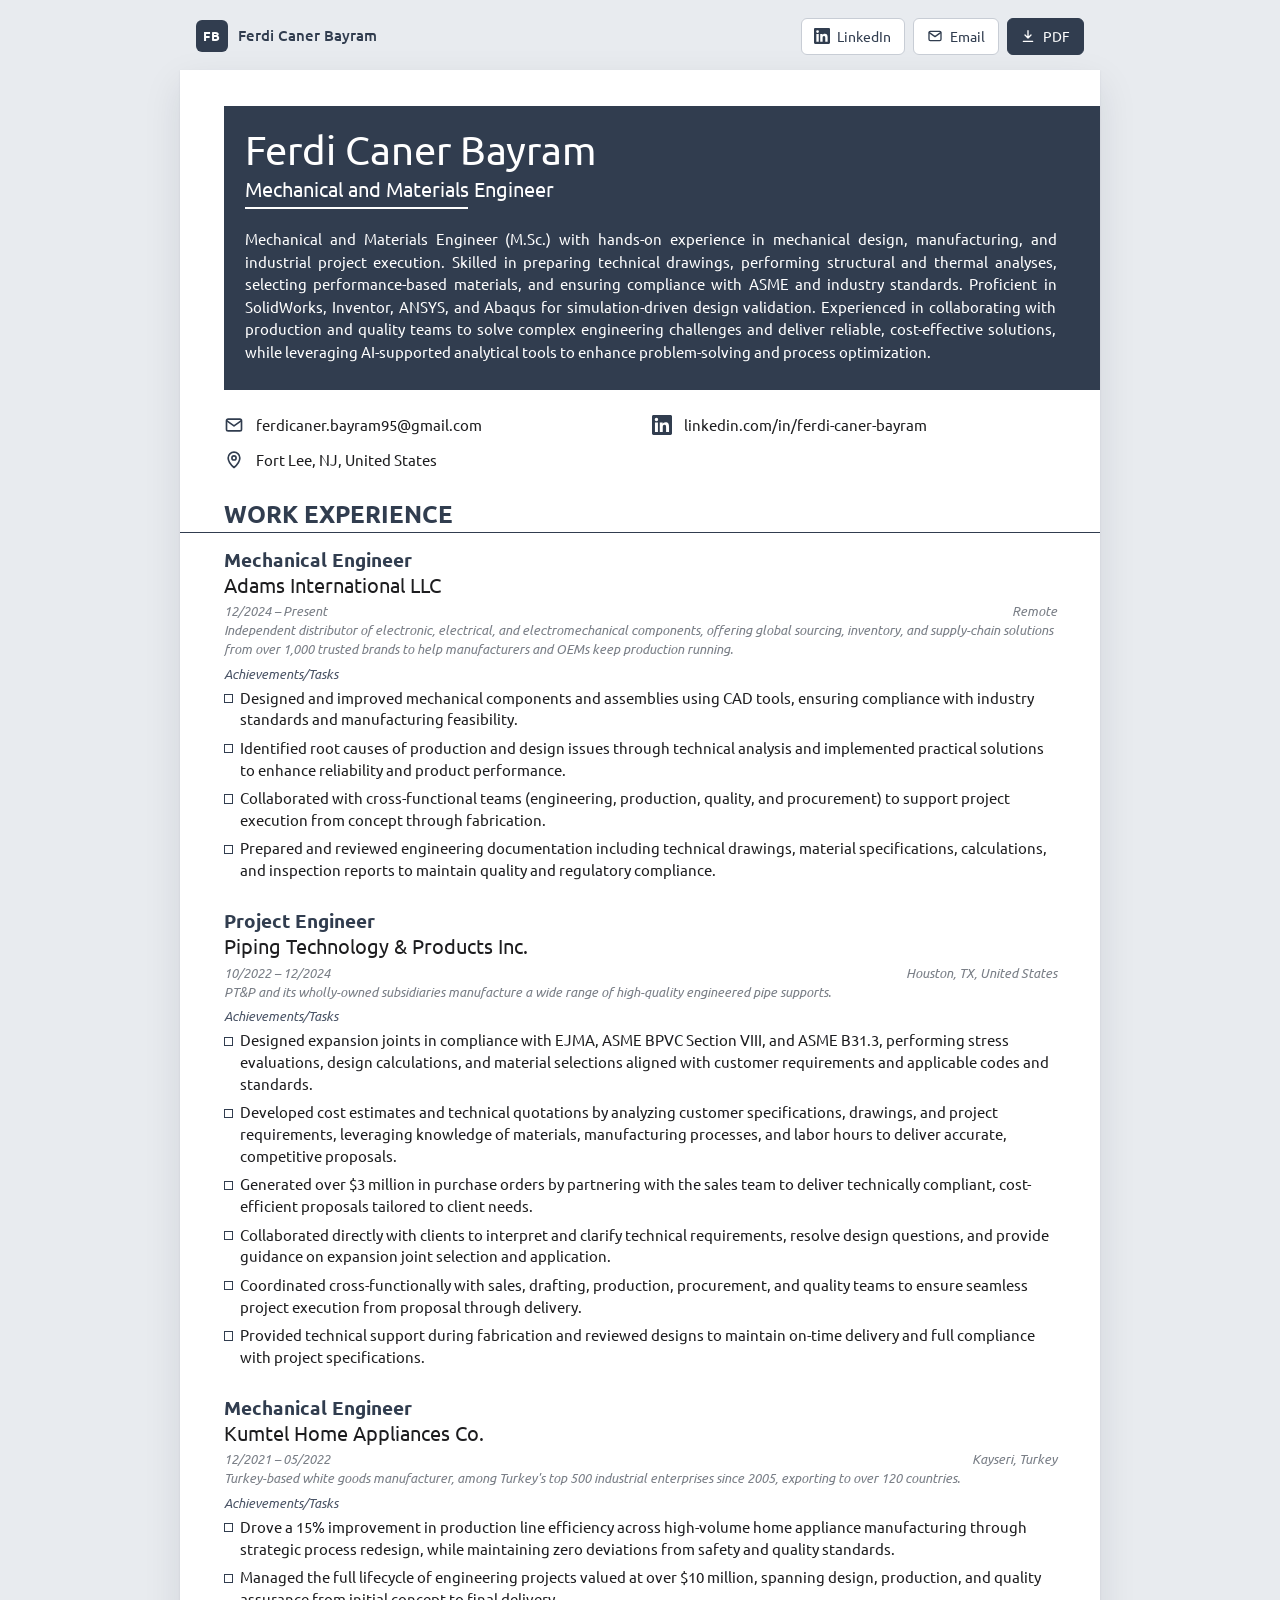
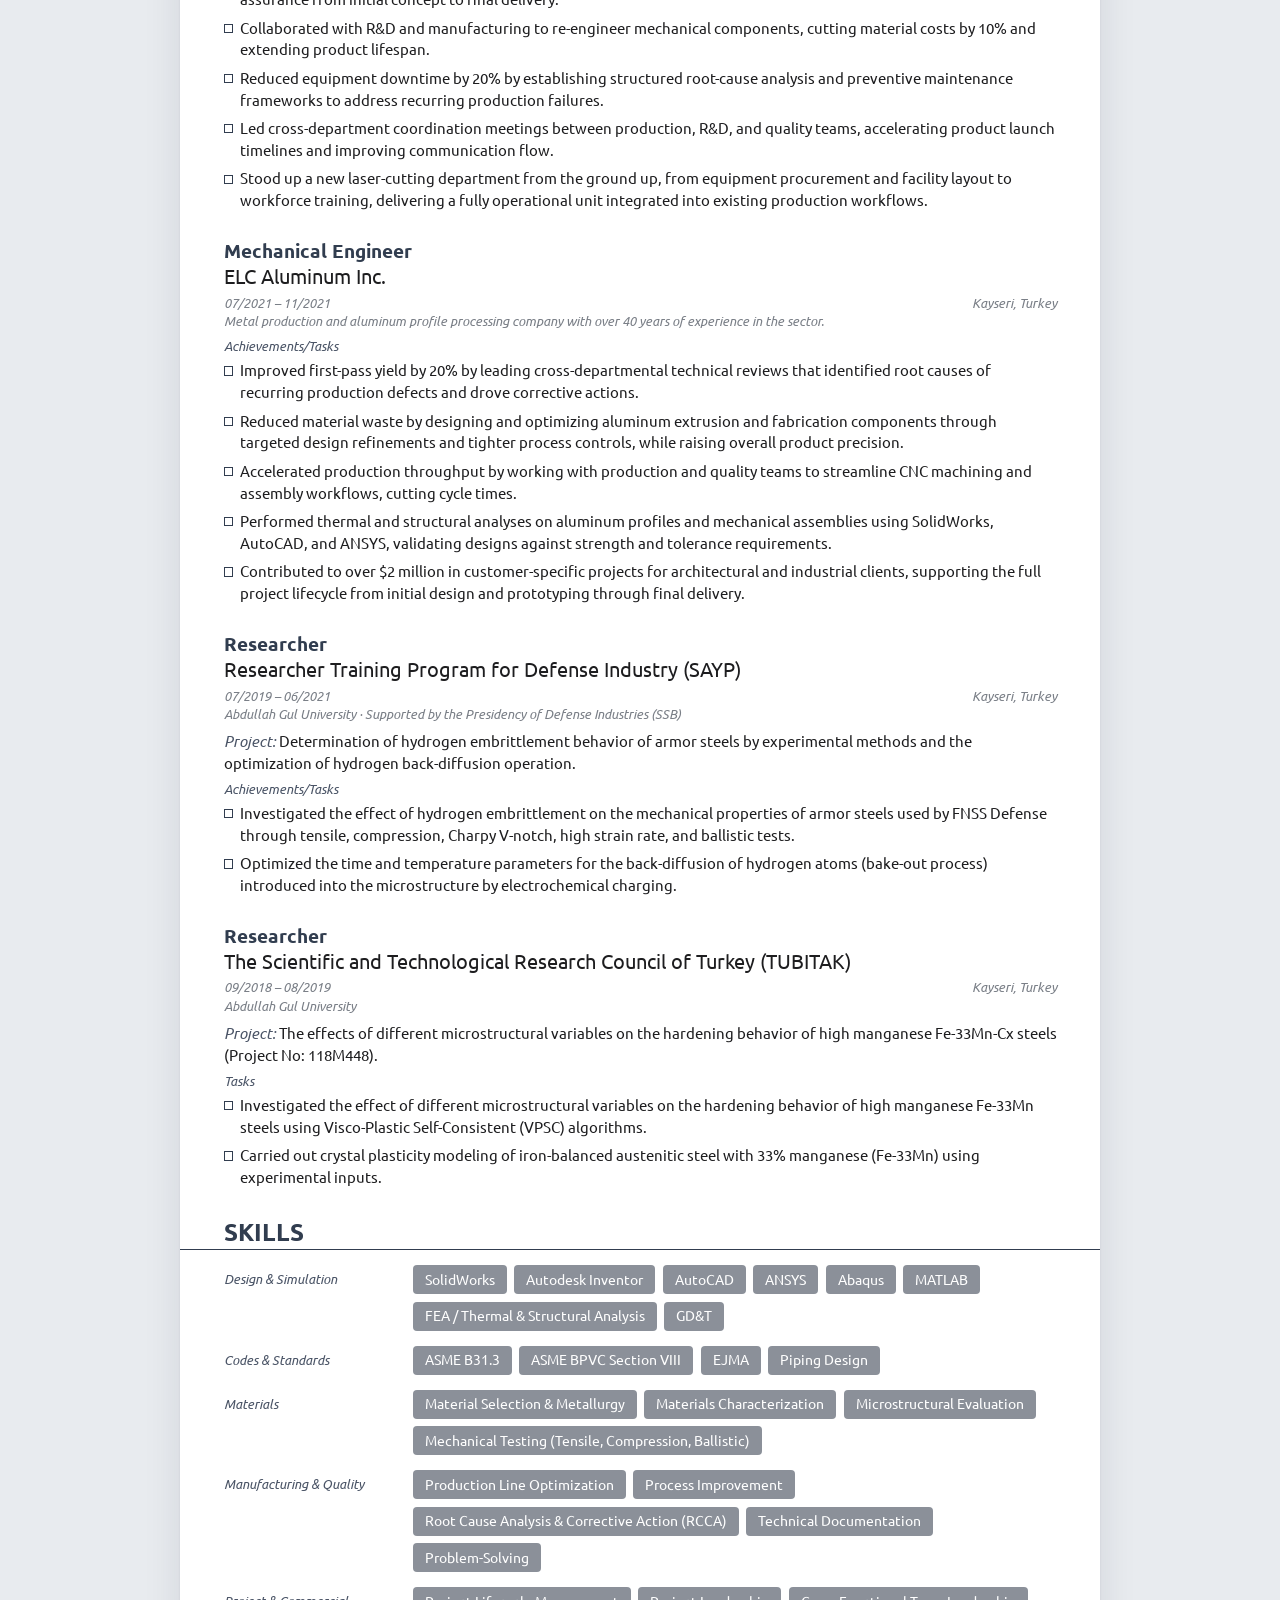
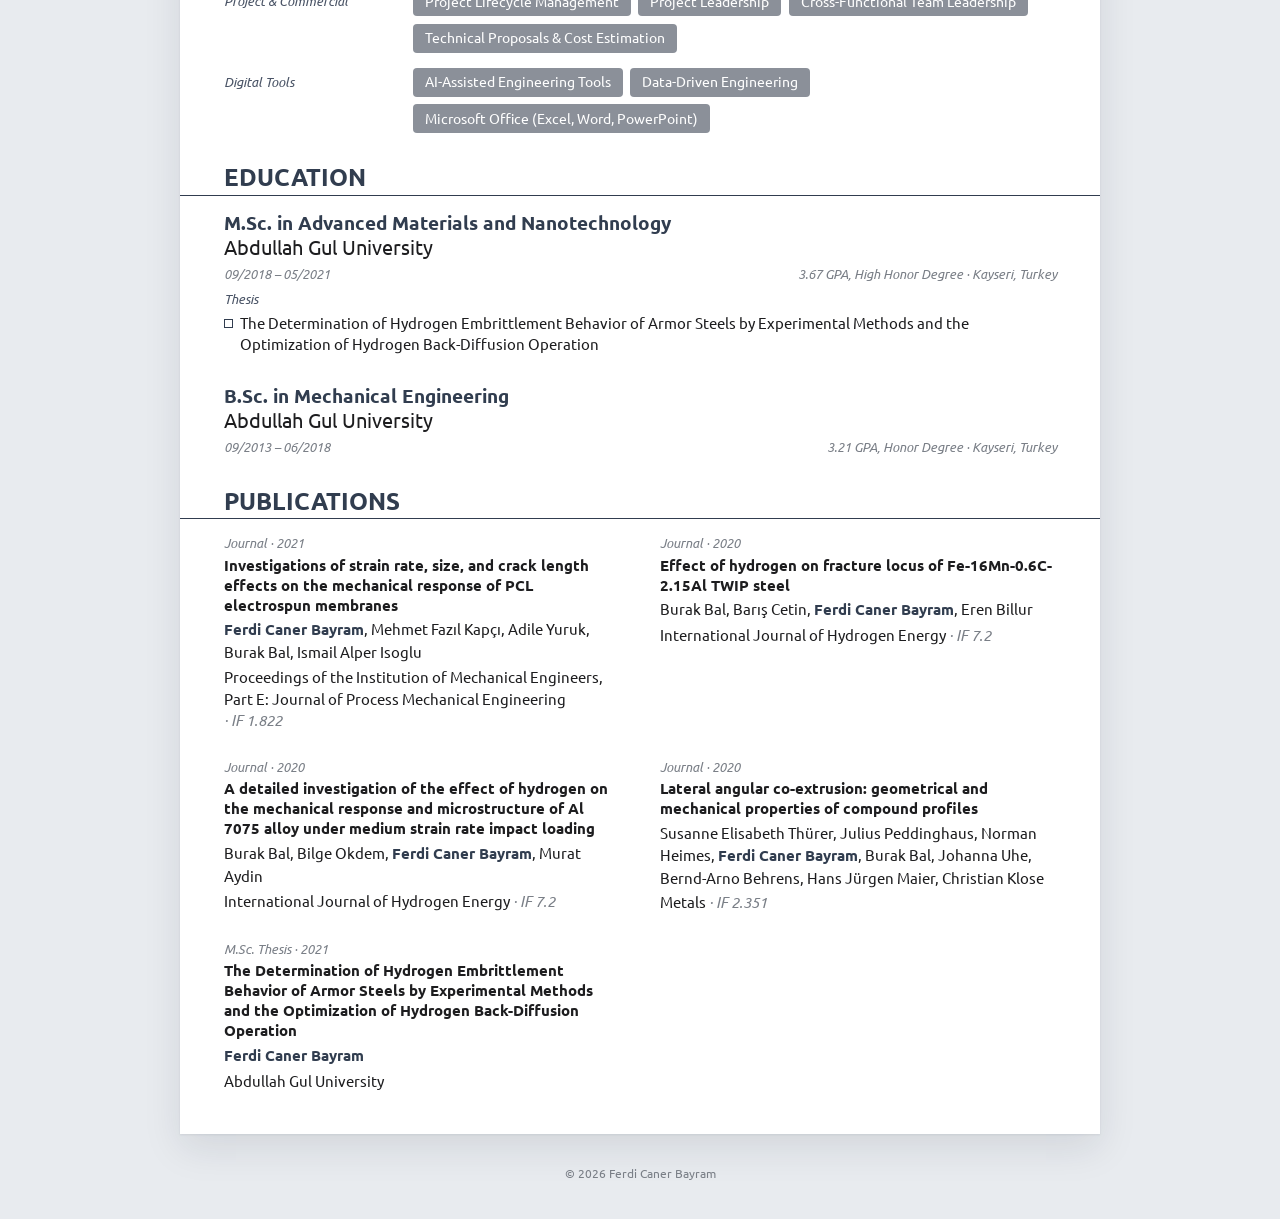
<file: index.html>
<!doctype html>
<html lang="en">
<head>
  <meta charset="utf-8">
  <meta name="viewport" content="width=device-width, initial-scale=1">
  <title>Ferdi Caner Bayram · Resume</title>
  <meta http-equiv="refresh" content="0; url=resumebuilder/resume/">
  <link rel="canonical" href="https://ferdicaner.github.io/resumebuilder/resume/">
  <link rel="icon" href="resumebuilder/resume/favicon.svg" type="image/svg+xml">
  <script>location.replace("resumebuilder/resume/" + location.hash);</script>
</head>
<body>
  <p><a href="resumebuilder/resume/">Ferdi Caner Bayram · Resume</a></p>
</body>
</html>
</file>
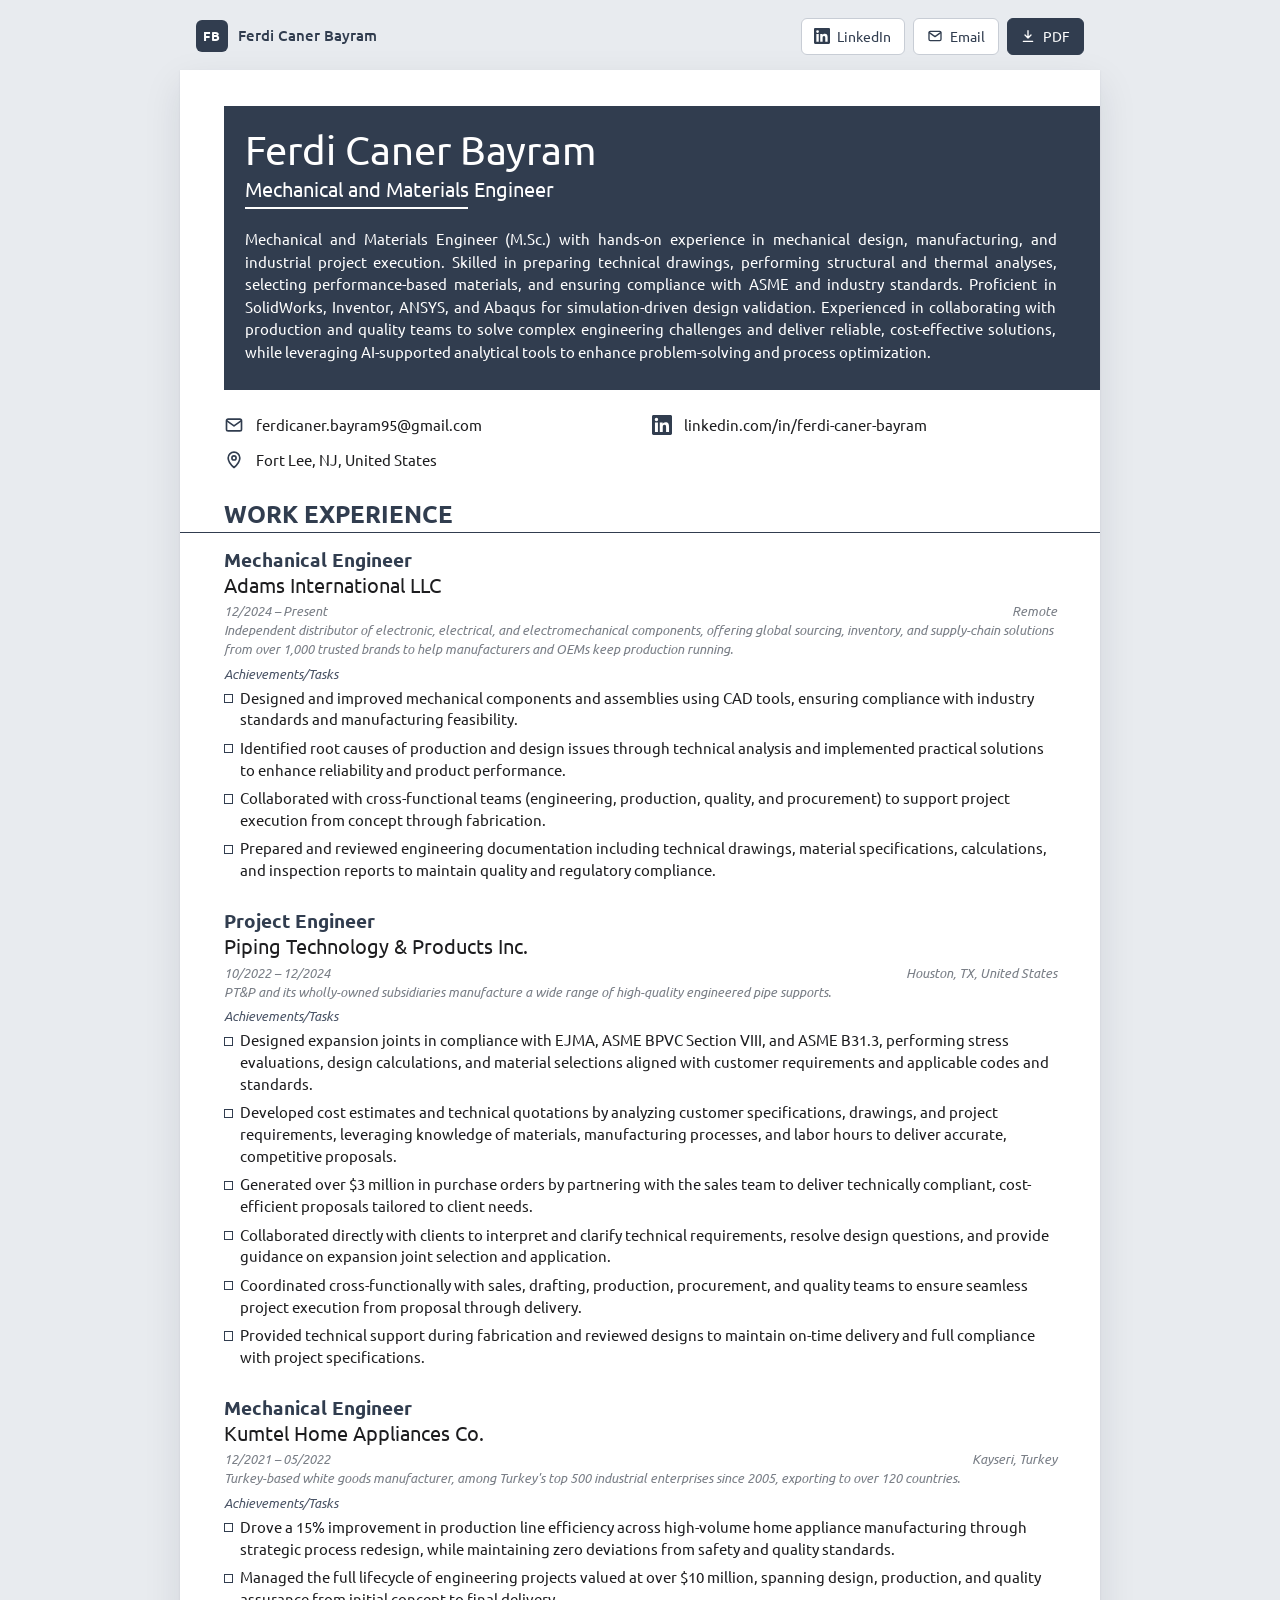
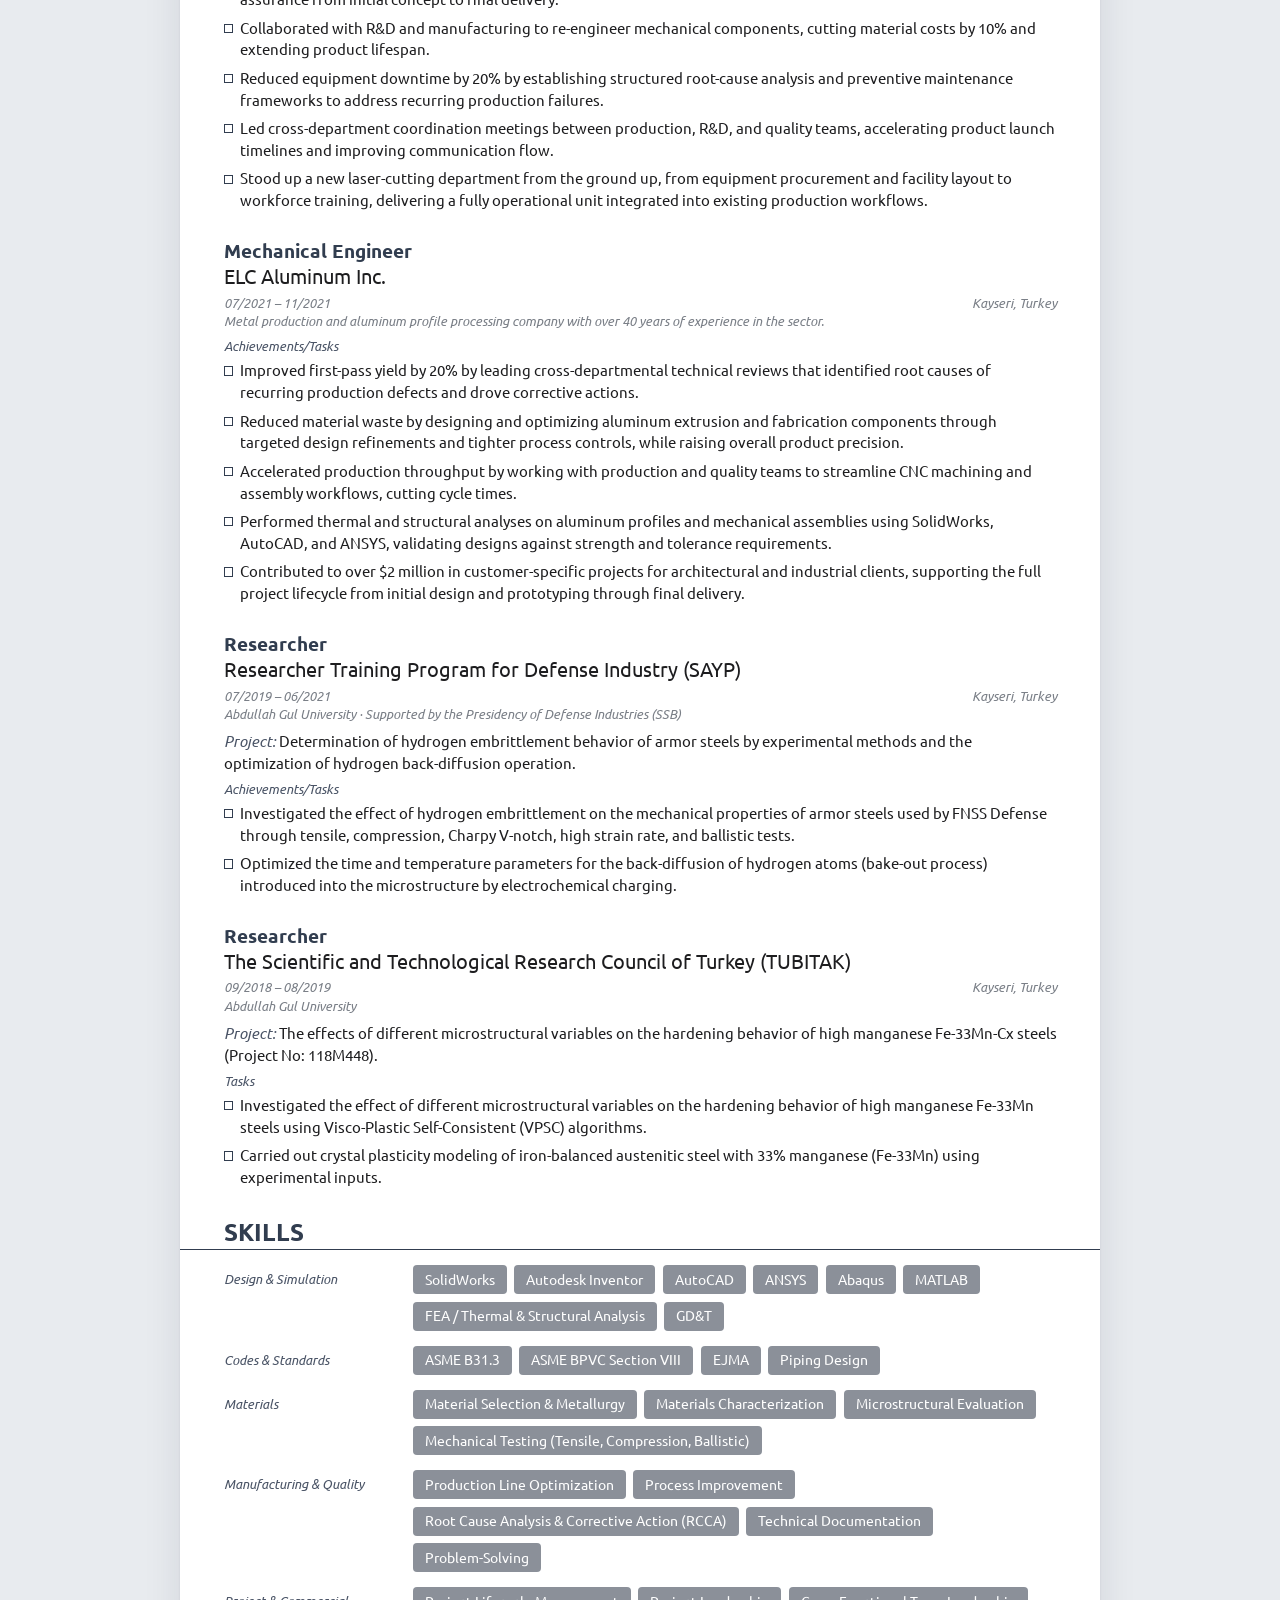
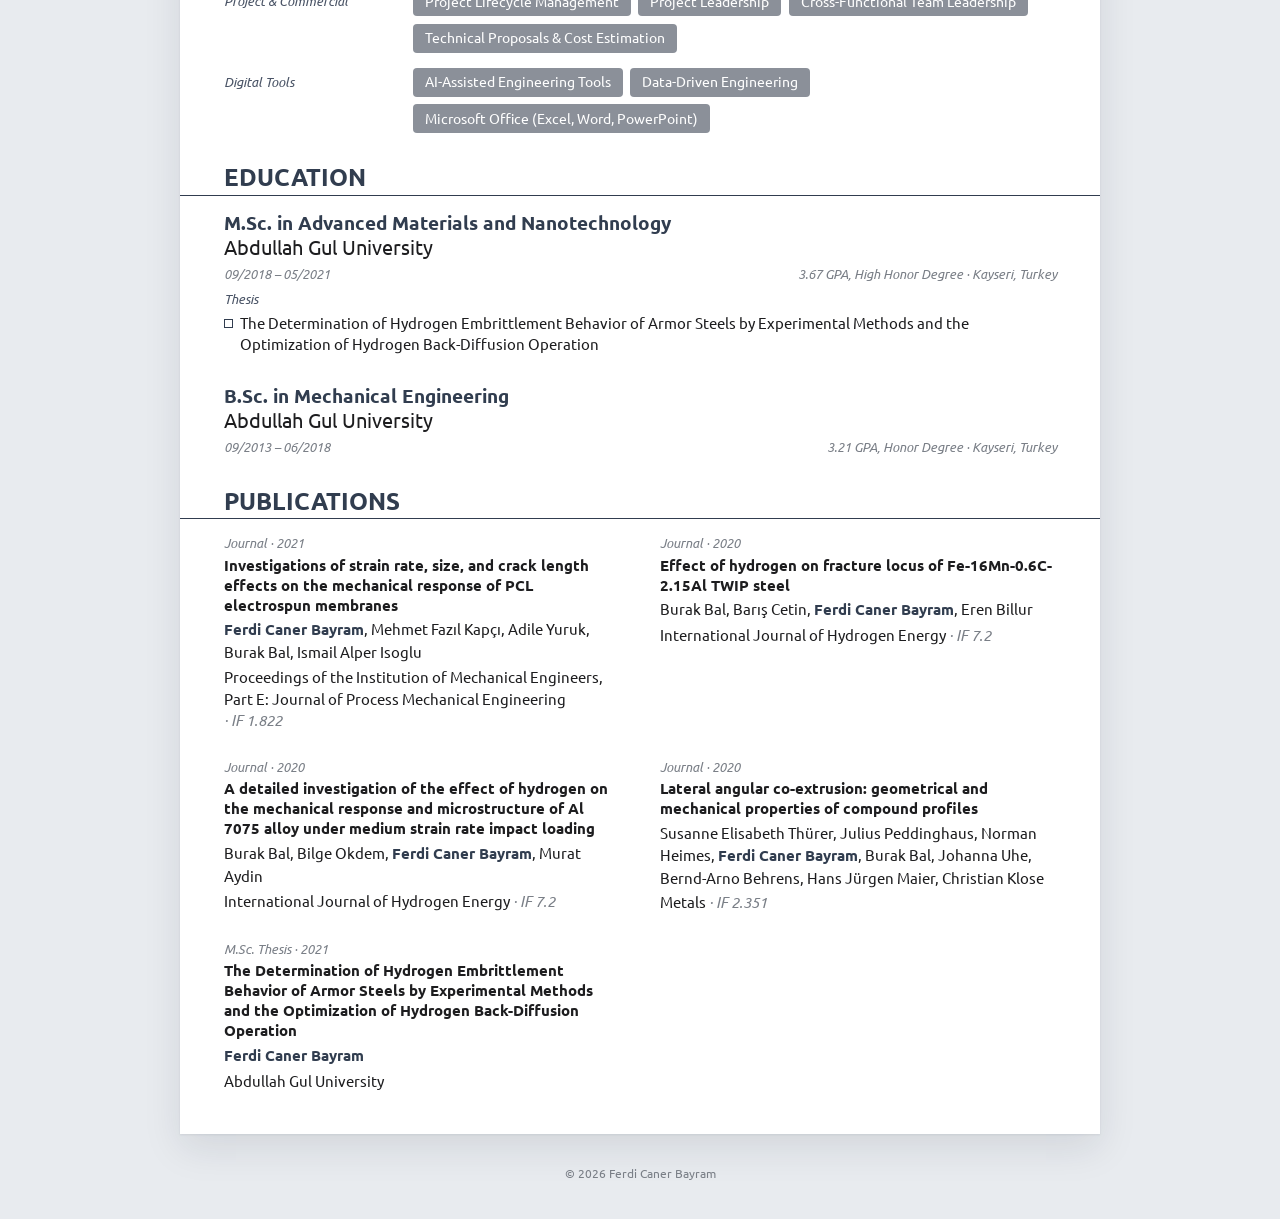
<file: resumebuilder/resume/index.html>
<!doctype html>
<html lang="en">
<head>
  <meta charset="utf-8">
  <meta name="viewport" content="width=device-width, initial-scale=1">
  <title>Ferdi Caner Bayram · Mechanical and Materials Engineer</title>
  <meta name="description" content="Resume of Ferdi Caner Bayram, Mechanical and Materials Engineer (M.Sc.): mechanical design, FEA, ASME and EJMA expansion joints, materials selection and manufacturing.">
  <meta name="theme-color" content="#313d4f">
  <meta property="og:type" content="profile">
  <meta property="og:title" content="Ferdi Caner Bayram · Mechanical and Materials Engineer">
  <meta property="og:description" content="Mechanical design, FEA, ASME and EJMA expansion joints, materials selection and manufacturing.">
  <link rel="icon" href="favicon.svg" type="image/svg+xml">
  <link rel="preconnect" href="https://fonts.googleapis.com">
  <link rel="preconnect" href="https://fonts.gstatic.com" crossorigin>
  <link rel="stylesheet" href="https://fonts.googleapis.com/css2?family=Ubuntu:ital,wght@0,400;0,500;0,700;1,400&display=swap">
  <link rel="stylesheet" href="styles.css">
</head>
<body>

<header class="toolbar">
  <a class="brand" href="#top" aria-label="Back to top">
    <span class="mark">FB</span>
    <span class="name">Ferdi Caner Bayram</span>
  </a>
  <nav class="actions" aria-label="Contact and download">
    <a class="btn" href="https://www.linkedin.com/in/ferdi-caner-bayram" target="_blank" rel="noopener" aria-label="LinkedIn profile">
      <svg viewBox="0 0 24 24" fill="currentColor" aria-hidden="true"><path d="M20.45 20.45h-3.56v-5.57c0-1.33-.02-3.04-1.85-3.04-1.85 0-2.14 1.45-2.14 2.94v5.67H9.35V9h3.41v1.56h.05c.48-.9 1.64-1.85 3.37-1.85 3.6 0 4.27 2.37 4.27 5.46v6.28zM5.34 7.43a2.06 2.06 0 1 1 0-4.13 2.06 2.06 0 0 1 0 4.13zM7.12 20.45H3.56V9h3.56v11.45zM22.22 0H1.77C.79 0 0 .77 0 1.73v20.54C0 23.23.79 24 1.77 24h20.45c.98 0 1.78-.77 1.78-1.73V1.73C24 .77 23.2 0 22.22 0z"/></svg>
      <span class="txt">LinkedIn</span>
    </a>
    <a class="btn" href="mailto:ferdicaner.bayram95@gmail.com" aria-label="Send an email">
      <svg viewBox="0 0 24 24" fill="none" stroke="currentColor" stroke-width="2" stroke-linecap="round" stroke-linejoin="round" aria-hidden="true"><rect x="3" y="5" width="18" height="14" rx="2"/><path d="m3.5 7 8.5 6 8.5-6"/></svg>
      <span class="txt">Email</span>
    </a>
    <a class="btn primary" href="Ferdi_Caner_Bayram_Resume.pdf" download>
      <svg viewBox="0 0 24 24" fill="none" stroke="currentColor" stroke-width="2" stroke-linecap="round" stroke-linejoin="round" aria-hidden="true"><path d="M12 4v11m0 0-4.5-4.5M12 15l4.5-4.5M5 20h14"/></svg>
      <span class="txt">PDF</span>
    </a>
  </nav>
</header>

<main class="sheet" id="top">

  <div class="hero">
    <h1>Ferdi Caner Bayram</h1>
    <p class="role">Mechanical and Materials Engineer</p>
    <p class="summary">Mechanical and Materials Engineer (M.Sc.) with hands-on experience in mechanical design, manufacturing, and industrial project execution. Skilled in preparing technical drawings, performing structural and thermal analyses, selecting performance-based materials, and ensuring compliance with ASME and industry standards. Proficient in SolidWorks, Inventor, ANSYS, and Abaqus for simulation-driven design validation. Experienced in collaborating with production and quality teams to solve complex engineering challenges and deliver reliable, cost-effective solutions, while leveraging AI-supported analytical tools to enhance problem-solving and process optimization.</p>
  </div>

  <ul class="contact">
    <li>
      <svg viewBox="0 0 24 24" fill="none" stroke="currentColor" stroke-width="2" stroke-linecap="round" stroke-linejoin="round" aria-hidden="true"><rect x="3" y="5" width="18" height="14" rx="2"/><path d="m3.5 7 8.5 6 8.5-6"/></svg>
      <a href="mailto:ferdicaner.bayram95@gmail.com">ferdicaner.bayram95@gmail.com</a>
    </li>
    <li>
      <svg viewBox="0 0 24 24" fill="currentColor" aria-hidden="true"><path d="M20.45 20.45h-3.56v-5.57c0-1.33-.02-3.04-1.85-3.04-1.85 0-2.14 1.45-2.14 2.94v5.67H9.35V9h3.41v1.56h.05c.48-.9 1.64-1.85 3.37-1.85 3.6 0 4.27 2.37 4.27 5.46v6.28zM5.34 7.43a2.06 2.06 0 1 1 0-4.13 2.06 2.06 0 0 1 0 4.13zM7.12 20.45H3.56V9h3.56v11.45zM22.22 0H1.77C.79 0 0 .77 0 1.73v20.54C0 23.23.79 24 1.77 24h20.45c.98 0 1.78-.77 1.78-1.73V1.73C24 .77 23.2 0 22.22 0z"/></svg>
      <a href="https://www.linkedin.com/in/ferdi-caner-bayram" target="_blank" rel="noopener">linkedin.com/in/ferdi-caner-bayram</a>
    </li>
    <li>
      <svg viewBox="0 0 24 24" fill="none" stroke="currentColor" stroke-width="2" stroke-linecap="round" stroke-linejoin="round" aria-hidden="true"><path d="M12 21s-7-6.1-7-11.5a7 7 0 0 1 14 0C19 14.9 12 21 12 21z"/><circle cx="12" cy="9.5" r="2.5"/></svg>
      <span>Fort Lee, NJ, United States</span>
    </li>
  </ul>

  <section id="experience">
    <h2>Work Experience</h2>
    <div class="body">

      <article class="entry">
        <h3>Mechanical Engineer</h3>
        <p class="org">Adams International LLC</p>
        <div class="meta"><span>12/2024 – Present</span><span class="right">Remote</span></div>
        <p class="desc">Independent distributor of electronic, electrical, and electromechanical components, offering global sourcing, inventory, and supply-chain solutions from over 1,000 trusted brands to help manufacturers and OEMs keep production running.</p>
        <p class="label">Achievements/Tasks</p>
        <ul class="tasks">
          <li>Designed and improved mechanical components and assemblies using CAD tools, ensuring compliance with industry standards and manufacturing feasibility.</li>
          <li>Identified root causes of production and design issues through technical analysis and implemented practical solutions to enhance reliability and product performance.</li>
          <li>Collaborated with cross-functional teams (engineering, production, quality, and procurement) to support project execution from concept through fabrication.</li>
          <li>Prepared and reviewed engineering documentation including technical drawings, material specifications, calculations, and inspection reports to maintain quality and regulatory compliance.</li>
        </ul>
      </article>

      <article class="entry">
        <h3>Project Engineer</h3>
        <p class="org">Piping Technology &amp; Products Inc.</p>
        <div class="meta"><span>10/2022 – 12/2024</span><span class="right">Houston, TX, United States</span></div>
        <p class="desc">PT&amp;P and its wholly-owned subsidiaries manufacture a wide range of high-quality engineered pipe supports.</p>
        <p class="label">Achievements/Tasks</p>
        <ul class="tasks">
          <li>Designed expansion joints in compliance with EJMA, ASME BPVC Section VIII, and ASME B31.3, performing stress evaluations, design calculations, and material selections aligned with customer requirements and applicable codes and standards.</li>
          <li>Developed cost estimates and technical quotations by analyzing customer specifications, drawings, and project requirements, leveraging knowledge of materials, manufacturing processes, and labor hours to deliver accurate, competitive proposals.</li>
          <li>Generated over $3 million in purchase orders by partnering with the sales team to deliver technically compliant, cost-efficient proposals tailored to client needs.</li>
          <li>Collaborated directly with clients to interpret and clarify technical requirements, resolve design questions, and provide guidance on expansion joint selection and application.</li>
          <li>Coordinated cross-functionally with sales, drafting, production, procurement, and quality teams to ensure seamless project execution from proposal through delivery.</li>
          <li>Provided technical support during fabrication and reviewed designs to maintain on-time delivery and full compliance with project specifications.</li>
        </ul>
      </article>

      <article class="entry">
        <h3>Mechanical Engineer</h3>
        <p class="org">Kumtel Home Appliances Co.</p>
        <div class="meta"><span>12/2021 – 05/2022</span><span class="right">Kayseri, Turkey</span></div>
        <p class="desc">Turkey-based white goods manufacturer, among Turkey's top 500 industrial enterprises since 2005, exporting to over 120 countries.</p>
        <p class="label">Achievements/Tasks</p>
        <ul class="tasks">
          <li>Drove a 15% improvement in production line efficiency across high-volume home appliance manufacturing through strategic process redesign, while maintaining zero deviations from safety and quality standards.</li>
          <li>Managed the full lifecycle of engineering projects valued at over $10 million, spanning design, production, and quality assurance from initial concept to final delivery.</li>
          <li>Collaborated with R&amp;D and manufacturing to re-engineer mechanical components, cutting material costs by 10% and extending product lifespan.</li>
          <li>Reduced equipment downtime by 20% by establishing structured root-cause analysis and preventive maintenance frameworks to address recurring production failures.</li>
          <li>Led cross-department coordination meetings between production, R&amp;D, and quality teams, accelerating product launch timelines and improving communication flow.</li>
          <li>Stood up a new laser-cutting department from the ground up, from equipment procurement and facility layout to workforce training, delivering a fully operational unit integrated into existing production workflows.</li>
        </ul>
      </article>

      <article class="entry">
        <h3>Mechanical Engineer</h3>
        <p class="org">ELC Aluminum Inc.</p>
        <div class="meta"><span>07/2021 – 11/2021</span><span class="right">Kayseri, Turkey</span></div>
        <p class="desc">Metal production and aluminum profile processing company with over 40 years of experience in the sector.</p>
        <p class="label">Achievements/Tasks</p>
        <ul class="tasks">
          <li>Improved first-pass yield by 20% by leading cross-departmental technical reviews that identified root causes of recurring production defects and drove corrective actions.</li>
          <li>Reduced material waste by designing and optimizing aluminum extrusion and fabrication components through targeted design refinements and tighter process controls, while raising overall product precision.</li>
          <li>Accelerated production throughput by working with production and quality teams to streamline CNC machining and assembly workflows, cutting cycle times.</li>
          <li>Performed thermal and structural analyses on aluminum profiles and mechanical assemblies using SolidWorks, AutoCAD, and ANSYS, validating designs against strength and tolerance requirements.</li>
          <li>Contributed to over $2 million in customer-specific projects for architectural and industrial clients, supporting the full project lifecycle from initial design and prototyping through final delivery.</li>
        </ul>
      </article>

      <article class="entry">
        <h3>Researcher</h3>
        <p class="org">Researcher Training Program for Defense Industry (SAYP)</p>
        <div class="meta"><span>07/2019 – 06/2021</span><span class="right">Kayseri, Turkey</span></div>
        <p class="desc">Abdullah Gul University · Supported by the Presidency of Defense Industries (SSB)</p>
        <p class="project"><span>Project:</span> Determination of hydrogen embrittlement behavior of armor steels by experimental methods and the optimization of hydrogen back-diffusion operation.</p>
        <p class="label">Achievements/Tasks</p>
        <ul class="tasks">
          <li>Investigated the effect of hydrogen embrittlement on the mechanical properties of armor steels used by FNSS Defense through tensile, compression, Charpy V-notch, high strain rate, and ballistic tests.</li>
          <li>Optimized the time and temperature parameters for the back-diffusion of hydrogen atoms (bake-out process) introduced into the microstructure by electrochemical charging.</li>
        </ul>
      </article>

      <article class="entry">
        <h3>Researcher</h3>
        <p class="org">The Scientific and Technological Research Council of Turkey (TUBITAK)</p>
        <div class="meta"><span>09/2018 – 08/2019</span><span class="right">Kayseri, Turkey</span></div>
        <p class="desc">Abdullah Gul University</p>
        <p class="project"><span>Project:</span> The effects of different microstructural variables on the hardening behavior of high manganese Fe-33Mn-Cx steels (Project No: 118M448).</p>
        <p class="label">Tasks</p>
        <ul class="tasks">
          <li>Investigated the effect of different microstructural variables on the hardening behavior of high manganese Fe-33Mn steels using Visco-Plastic Self-Consistent (VPSC) algorithms.</li>
          <li>Carried out crystal plasticity modeling of iron-balanced austenitic steel with 33% manganese (Fe-33Mn) using experimental inputs.</li>
        </ul>
      </article>

    </div>
  </section>

  <section id="skills">
    <h2>Skills</h2>
    <div class="body skillgroups">
      <p class="group">Design &amp; Simulation</p>
      <div class="pills"><span>SolidWorks</span><span>Autodesk Inventor</span><span>AutoCAD</span><span>ANSYS</span><span>Abaqus</span><span>MATLAB</span><span>FEA / Thermal &amp; Structural Analysis</span><span>GD&amp;T</span></div>

      <p class="group">Codes &amp; Standards</p>
      <div class="pills"><span>ASME B31.3</span><span>ASME BPVC Section VIII</span><span>EJMA</span><span>Piping Design</span></div>

      <p class="group">Materials</p>
      <div class="pills"><span>Material Selection &amp; Metallurgy</span><span>Materials Characterization</span><span>Microstructural Evaluation</span><span>Mechanical Testing (Tensile, Compression, Ballistic)</span></div>

      <p class="group">Manufacturing &amp; Quality</p>
      <div class="pills"><span>Production Line Optimization</span><span>Process Improvement</span><span>Root Cause Analysis &amp; Corrective Action (RCCA)</span><span>Technical Documentation</span><span>Problem-Solving</span></div>

      <p class="group">Project &amp; Commercial</p>
      <div class="pills"><span>Project Lifecycle Management</span><span>Project Leadership</span><span>Cross-Functional Team Leadership</span><span>Technical Proposals &amp; Cost Estimation</span></div>

      <p class="group">Digital Tools</p>
      <div class="pills"><span>AI-Assisted Engineering Tools</span><span>Data-Driven Engineering</span><span>Microsoft Office (Excel, Word, PowerPoint)</span></div>
    </div>
  </section>

  <section id="education">
    <h2>Education</h2>
    <div class="body">

      <article class="entry">
        <h3>M.Sc. in Advanced Materials and Nanotechnology</h3>
        <p class="org">Abdullah Gul University</p>
        <div class="meta"><span>09/2018 – 05/2021</span><span class="right">3.67 GPA, High Honor Degree · Kayseri, Turkey</span></div>
        <p class="label">Thesis</p>
        <ul class="tasks">
          <li>The Determination of Hydrogen Embrittlement Behavior of Armor Steels by Experimental Methods and the Optimization of Hydrogen Back-Diffusion Operation</li>
        </ul>
      </article>

      <article class="entry">
        <h3>B.Sc. in Mechanical Engineering</h3>
        <p class="org">Abdullah Gul University</p>
        <div class="meta"><span>09/2013 – 06/2018</span><span class="right">3.21 GPA, Honor Degree · Kayseri, Turkey</span></div>
      </article>

    </div>
  </section>

  <section id="publications">
    <h2>Publications</h2>
    <div class="body pubs">

      <article class="pub">
        <p class="kind">Journal · 2021</p>
        <h4>Investigations of strain rate, size, and crack length effects on the mechanical response of PCL electrospun membranes</h4>
        <p class="authors"><b>Ferdi Caner Bayram</b>, Mehmet Fazıl Kapçı, Adile Yuruk, Burak Bal, Ismail Alper Isoglu</p>
        <p class="venue">Proceedings of the Institution of Mechanical Engineers, Part E: Journal of Process Mechanical Engineering <em>· IF 1.822</em></p>
      </article>

      <article class="pub">
        <p class="kind">Journal · 2020</p>
        <h4>Effect of hydrogen on fracture locus of Fe-16Mn-0.6C-2.15Al TWIP steel</h4>
        <p class="authors">Burak Bal, Barış Cetin, <b>Ferdi Caner Bayram</b>, Eren Billur</p>
        <p class="venue">International Journal of Hydrogen Energy <em>· IF 7.2</em></p>
      </article>

      <article class="pub">
        <p class="kind">Journal · 2020</p>
        <h4>A detailed investigation of the effect of hydrogen on the mechanical response and microstructure of Al 7075 alloy under medium strain rate impact loading</h4>
        <p class="authors">Burak Bal, Bilge Okdem, <b>Ferdi Caner Bayram</b>, Murat Aydin</p>
        <p class="venue">International Journal of Hydrogen Energy <em>· IF 7.2</em></p>
      </article>

      <article class="pub">
        <p class="kind">Journal · 2020</p>
        <h4>Lateral angular co-extrusion: geometrical and mechanical properties of compound profiles</h4>
        <p class="authors">Susanne Elisabeth Thürer, Julius Peddinghaus, Norman Heimes, <b>Ferdi Caner Bayram</b>, Burak Bal, Johanna Uhe, Bernd-Arno Behrens, Hans Jürgen Maier, Christian Klose</p>
        <p class="venue">Metals <em>· IF 2.351</em></p>
      </article>

      <article class="pub">
        <p class="kind">M.Sc. Thesis · 2021</p>
        <h4>The Determination of Hydrogen Embrittlement Behavior of Armor Steels by Experimental Methods and the Optimization of Hydrogen Back-Diffusion Operation</h4>
        <p class="authors"><b>Ferdi Caner Bayram</b></p>
        <p class="venue">Abdullah Gul University</p>
      </article>

    </div>
  </section>

</main>

<footer class="foot">© 2026 Ferdi Caner Bayram</footer>

</body>
</html>
</file>
<file: resumebuilder/resume/styles.css>
:root {
  --slate: #313d4f;
  --slate-soft: #4a5466;
  --text: #1d1d1f;
  --muted: #7a7f87;
  --pill: #8b9099;
  --page: #e8ebef;
  --sheet: #ffffff;
  --pad: 2.9rem;
}

* { box-sizing: border-box; margin: 0; padding: 0; }

html { font-size: 15px; -webkit-text-size-adjust: 100%; scroll-behavior: smooth; }

body {
  font-family: "Ubuntu", system-ui, -apple-system, "Segoe UI", sans-serif;
  font-size: 1rem;
  line-height: 1.45;
  color: var(--text);
  background: var(--page);
}

a { color: inherit; }

svg { display: block; }

/* Toolbar */

.toolbar {
  max-width: 920px;
  margin: 0 auto;
  padding: 1.2rem 16px 1rem;
  display: flex;
  align-items: center;
  justify-content: space-between;
  gap: 12px;
}

.brand {
  display: flex;
  align-items: center;
  gap: 10px;
  color: var(--slate);
  font-weight: 500;
  text-decoration: none;
}

.mark {
  width: 32px;
  height: 32px;
  border-radius: 6px;
  background: var(--slate);
  color: #fff;
  display: grid;
  place-items: center;
  font-size: 0.85rem;
  font-weight: 700;
  letter-spacing: 0.04em;
}

.actions { display: flex; gap: 8px; }

.btn {
  display: inline-flex;
  align-items: center;
  gap: 7px;
  padding: 0.5rem 0.85rem;
  border: 1px solid #c8cdd5;
  border-radius: 6px;
  background: #fff;
  color: var(--slate);
  font: inherit;
  font-size: 0.9rem;
  text-decoration: none;
  transition: border-color 0.15s, background 0.15s;
}

.btn:hover { border-color: var(--slate); }

.btn.primary { background: var(--slate); border-color: var(--slate); color: #fff; }

.btn.primary:hover { background: #253040; }

.btn svg { width: 16px; height: 16px; }

/* Sheet */

.sheet {
  max-width: 920px;
  margin: 0 auto 2rem;
  padding: 2.4rem 0 2.8rem;
  background: var(--sheet);
  box-shadow: 0 1px 2px rgba(20, 30, 45, 0.08), 0 14px 36px rgba(20, 30, 45, 0.1);
}

.hero {
  margin-left: var(--pad);
  padding: 1.5rem var(--pad) 1.8rem 1.45rem;
  background: var(--slate);
  color: #fff;
}

.hero h1 {
  font-size: 2.65rem;
  font-weight: 400;
  line-height: 1.1;
}

.role {
  display: inline-block;
  margin-top: 0.3rem;
  font-size: 1.33rem;
  line-height: 1.3;
}

.role::after {
  content: "";
  display: block;
  width: 72%;
  height: 2px;
  margin-top: 0.3rem;
  background: #fff;
}

.summary {
  margin-top: 1.3rem;
  text-align: justify;
  hyphens: auto;
  line-height: 1.5;
}

.contact {
  list-style: none;
  display: grid;
  grid-template-columns: 1fr 1fr;
  gap: 0.85rem 1.6rem;
  padding: 1.6rem var(--pad) 0;
}

.contact li { display: flex; align-items: center; gap: 0.8rem; min-width: 0; }

.contact svg { width: 20px; height: 20px; flex: none; color: var(--slate); }

.contact a { text-decoration: none; overflow-wrap: anywhere; }

.contact a:hover { text-decoration: underline; }

/* Sections */

section { margin-top: 2rem; scroll-margin-top: 1rem; }

h2 {
  margin-bottom: 1rem;
  padding: 0 var(--pad) 0.25rem;
  border-bottom: 1.5px solid var(--slate);
  color: var(--slate);
  font-size: 1.6rem;
  font-weight: 700;
  line-height: 1.15;
  text-transform: uppercase;
}

.body { padding: 0 var(--pad); }

.entry + .entry { margin-top: 1.9rem; }

h3 {
  color: var(--slate);
  font-size: 1.27rem;
  font-weight: 700;
  line-height: 1.25;
}

.org { font-size: 1.33rem; line-height: 1.3; }

.meta {
  display: flex;
  flex-wrap: wrap;
  justify-content: space-between;
  gap: 0 1rem;
  margin-top: 0.3rem;
  color: var(--muted);
  font-size: 0.87rem;
  font-style: italic;
}

.meta .right { text-align: right; }

.desc { color: var(--muted); font-size: 0.87rem; font-style: italic; }

.project { margin-top: 0.35rem; }

.project span { color: var(--slate-soft); font-style: italic; }

.label {
  margin-top: 0.4rem;
  color: var(--slate-soft);
  font-size: 0.87rem;
  font-style: italic;
}

.tasks { list-style: none; margin-top: 0.2rem; }

.tasks li {
  position: relative;
  margin-bottom: 0.45rem;
  padding-left: 1.1rem;
}

.tasks li::before {
  content: "";
  position: absolute;
  left: 0.05rem;
  top: 0.48em;
  width: 0.48rem;
  height: 0.48rem;
  border: 1.5px solid var(--slate);
}

/* Skills */

.skillgroups {
  display: grid;
  grid-template-columns: 11.5rem 1fr;
  gap: 1rem 1.1rem;
  align-items: start;
}

.group {
  padding-top: 0.35rem;
  color: var(--slate-soft);
  font-size: 0.87rem;
  font-style: italic;
}

.pills { display: flex; flex-wrap: wrap; gap: 0.5rem; }

.pills span {
  padding: 0.32rem 0.8rem 0.36rem;
  border-radius: 4px;
  background: var(--pill);
  color: #fff;
  font-size: 0.93rem;
  line-height: 1.35;
}

/* Publications */

.pubs {
  display: grid;
  grid-template-columns: 1fr 1fr;
  gap: 1.7rem 2.6rem;
}

.kind { color: var(--muted); font-size: 0.87rem; font-style: italic; }

.pub h4 {
  margin: 0.1rem 0 0.25rem;
  font-size: 1.03rem;
  font-weight: 700;
  line-height: 1.3;
}

.authors b { color: var(--slate); font-weight: 700; }

.venue { margin-top: 0.2rem; }

.venue em { color: var(--muted); white-space: nowrap; }

/* Footer */

.foot {
  max-width: 920px;
  margin: 0 auto 2.5rem;
  padding: 0 16px;
  color: var(--muted);
  font-size: 0.83rem;
  text-align: center;
}

/* Small screens */

@media (max-width: 720px) {
  :root { --pad: 16px; }

  html { font-size: 14.5px; }

  .toolbar { padding: 0.8rem 16px; }

  .brand .name { display: none; }

  .btn { padding: 0.5rem 0.65rem; }

  .btn .txt { display: none; }

  .btn.primary .txt { display: inline; }

  .sheet { margin-bottom: 1.5rem; padding-top: 0; box-shadow: none; }

  .hero { margin-left: 0; padding: 1.5rem 16px 1.6rem; }

  .hero h1 { font-size: 2.1rem; }

  .role { font-size: 1.15rem; }

  .summary { text-align: left; }

  .contact { grid-template-columns: 1fr; }

  h2 { font-size: 1.35rem; }

  h3 { font-size: 1.13rem; }

  .org { font-size: 1.13rem; }

  .meta .right { text-align: left; }

  .skillgroups { grid-template-columns: 1fr; gap: 0.35rem; }

  .skillgroups .pills { margin-bottom: 0.7rem; }

  .pubs { grid-template-columns: 1fr; }
}

/* Print / PDF */

@page {
  size: letter;
  margin: 0.38in 0 0.55in;

  @bottom-right {
    content: "Page " counter(page) " of " counter(pages);
    padding-right: 0.45in;
    color: #8a8f97;
    font-family: "Ubuntu", sans-serif;
    font-size: 8.5pt;
    font-style: italic;
  }
}

@media print {
  :root { --pad: 0.45in; }

  html { font-size: 12.6px; }

  body { background: #fff; }

  .toolbar, .foot { display: none; }

  .sheet { max-width: none; margin: 0; padding: 0; box-shadow: none; }

  .hero, .pills span { -webkit-print-color-adjust: exact; print-color-adjust: exact; }

  a { text-decoration: none; }

  h2, h3, .org, .meta, .desc, .project, .label { break-after: avoid; }

  .tasks li, .pub, .desc, .project, .skillgroups .pills { break-inside: avoid; }
}
</file>
